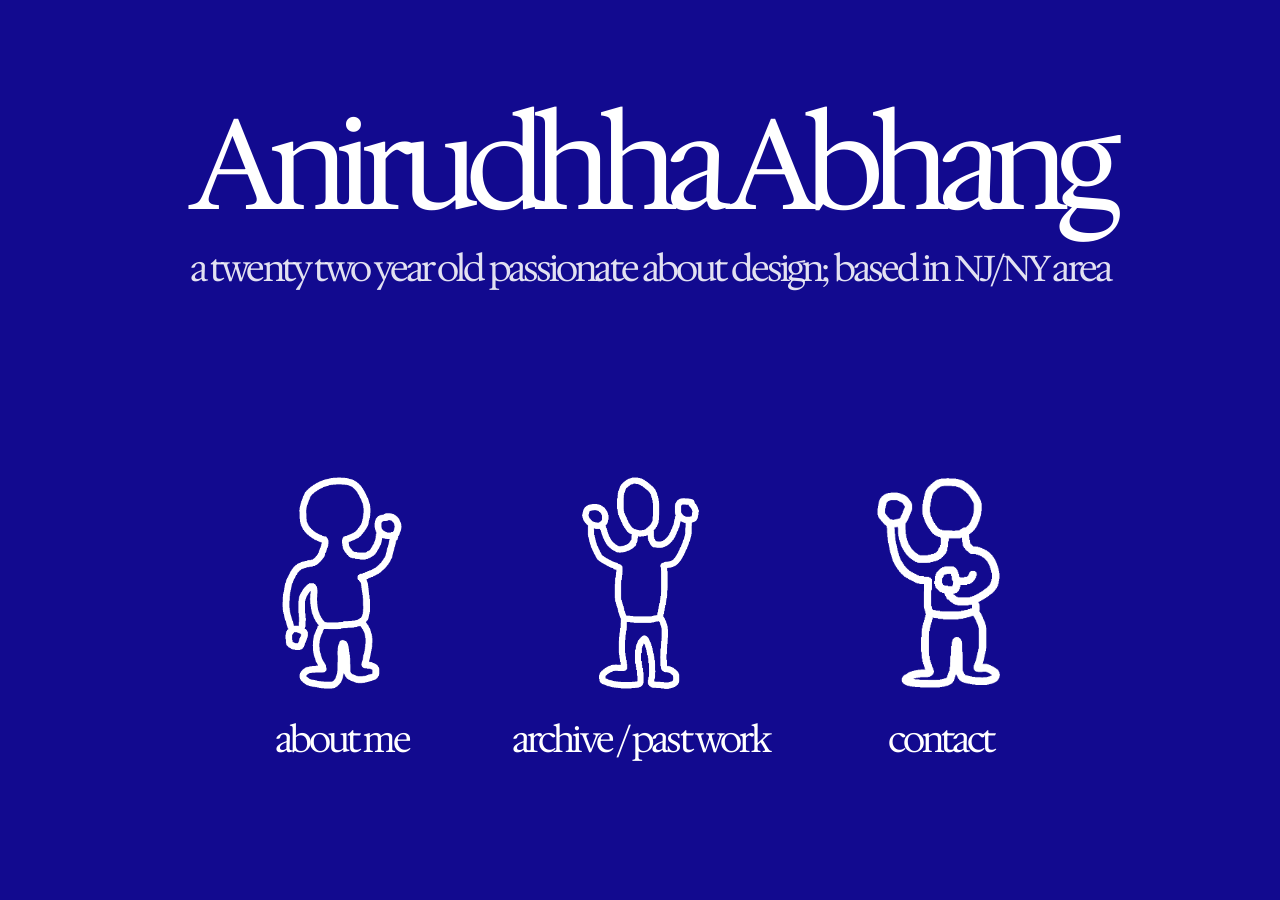
<file: index.html>
<!DOCTYPE html>
<html lang="en">
<head>
<meta charset="UTF-8">
<meta name="viewport" content="width=device-width, initial-scale=1.0">
<title>Anirudhha Abhang</title>
<link rel="stylesheet" href="css/style.css">
</head>
<body>

  <div class="home-hero">
    <h1><span class="tracked">Anirudhha Abhang</span></h1>
    <p>a twenty two year old passionate about design; based in NJ/NY area</p>
  </div>

  <nav class="nav-grid">

    <a class="nav-item" href="about.html">
      <img src="images/about-me-icon.png" alt="about me icon">
      <span>about me</span>
    </a>

    <a class="nav-item" href="works.html">
      <img src="images/archive-icon.png" alt="archive / past work icon">
      <span>archive / past work</span>
    </a>

    <a class="nav-item nav-item--contact" href="contact.html">
      <img src="images/contact-icon.png" alt="contact icon">
      <span>contact</span>
    </a>

  </nav>

</body>
</html>
</file>
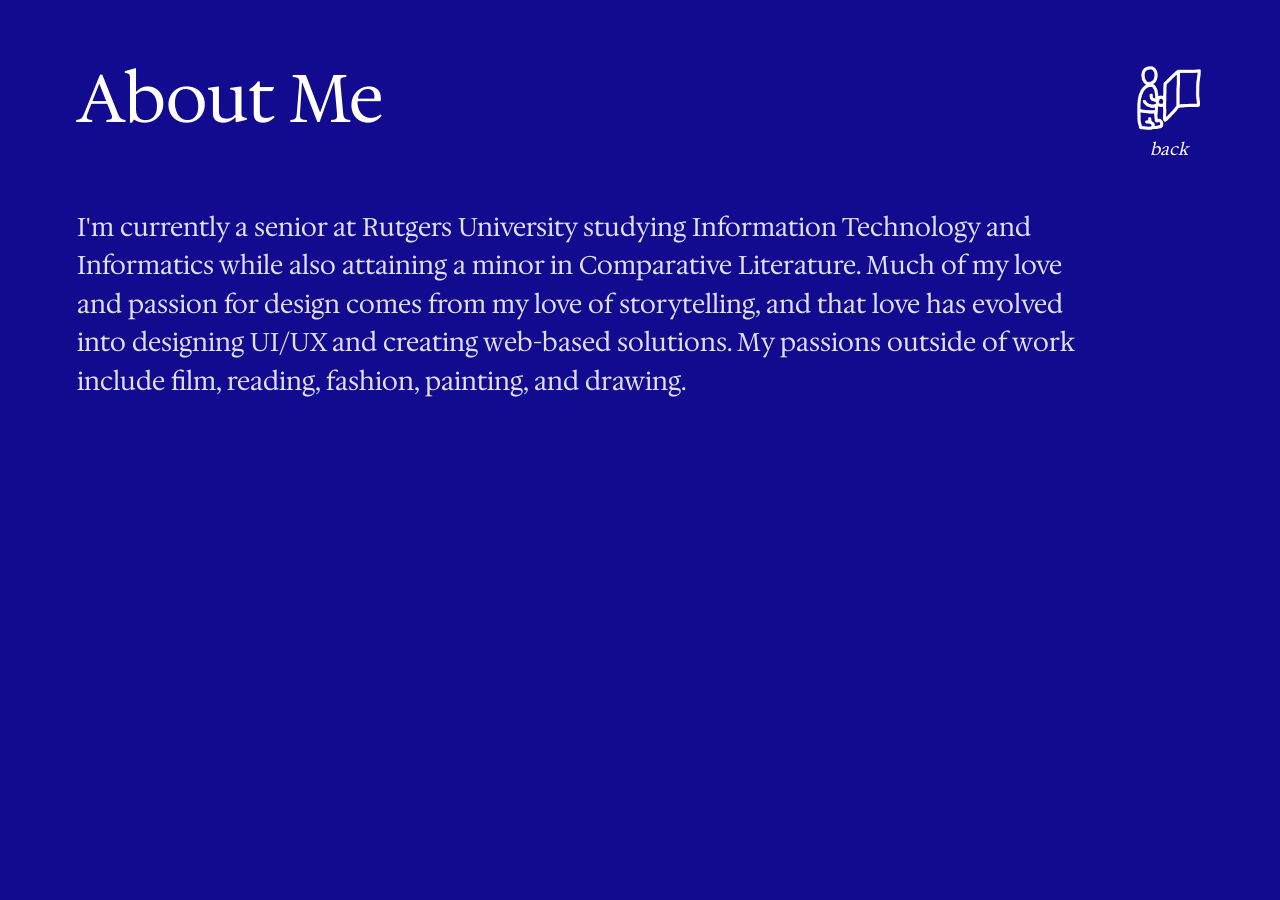
<file: about.html>
<!DOCTYPE html>
<html lang="en">
<head>
<meta charset="UTF-8">
<meta name="viewport" content="width=device-width, initial-scale=1.0">
<title>About Me — Anirudhha Abhang</title>
<link rel="stylesheet" href="css/style.css">
</head>
<body>

  <div class="page-header">
    <h1 class="page-title">About Me</h1>
    <a class="back-link" href="index.html">
      <img src="images/back-icon.png" alt="back icon">
      <span>back</span>
    </a>
  </div>

  <p class="body-copy">
    I'm currently a senior at Rutgers University studying Information Technology and Informatics while also attaining a minor in Comparative Literature. Much of my love and passion for design comes from my love of storytelling, and that love has evolved into designing UI/UX and creating web-based solutions. My passions outside of work include film, reading, fashion, painting, and drawing.
  </p>

  <div class="spacer"></div>

</body>
</html>
</file>
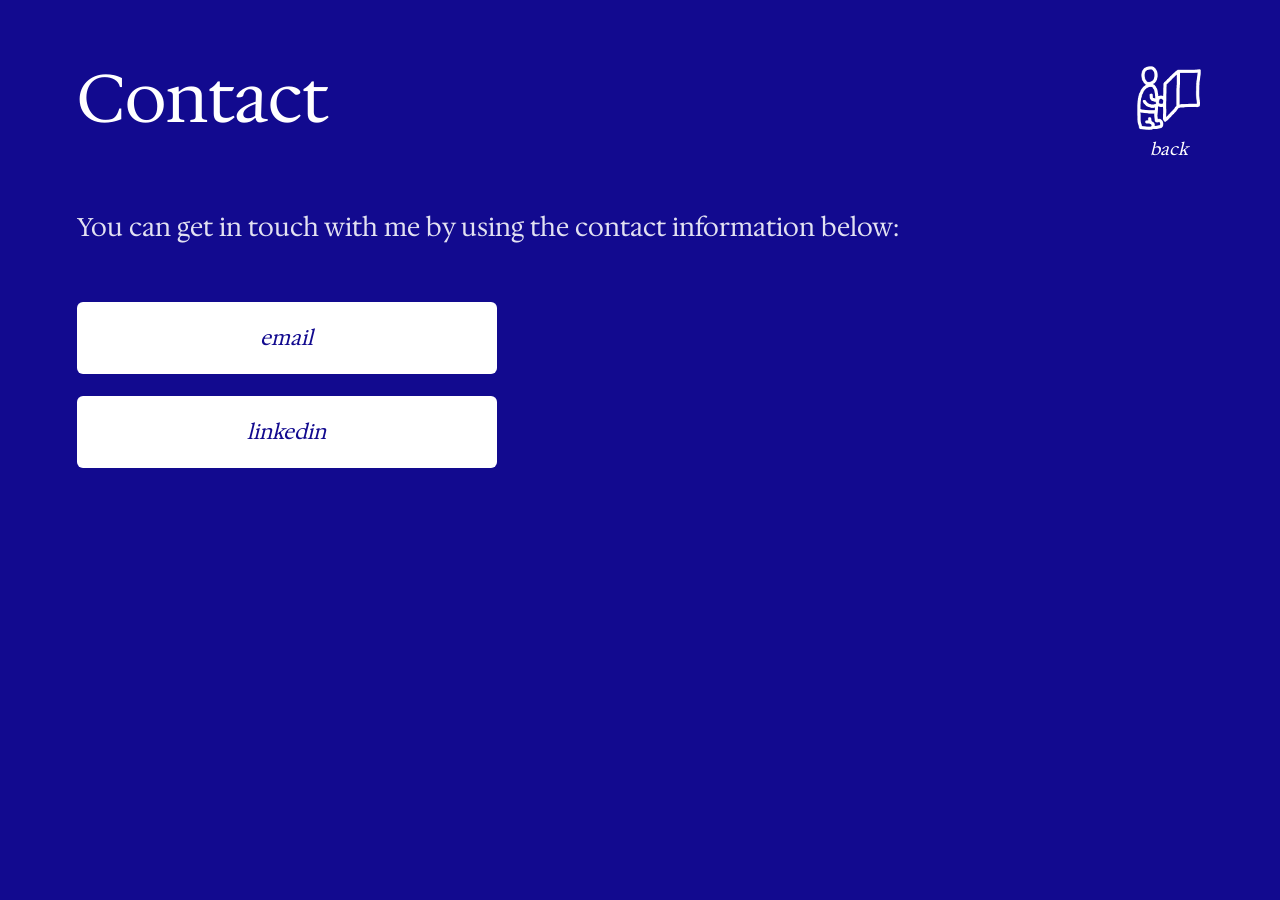
<file: contact.html>
<!DOCTYPE html>
<html lang="en">
<head>
<meta charset="UTF-8">
<meta name="viewport" content="width=device-width, initial-scale=1.0">
<title>Contact — Anirudhha Abhang</title>
<link rel="stylesheet" href="css/style.css">
</head>
<body>

  <div class="page-header">
    <h1 class="page-title">Contact</h1>
    <a class="back-link" href="index.html">
      <img src="images/back-icon.png" alt="back icon">
      <span>back</span>
    </a>
  </div>

  <p class="body-copy">
    You can get in touch with me by using the contact information below:
  </p>

  <div class="contact-buttons">
    <a class="contact-button" href="mailto:anirudhhaabhang@gmail.com">email</a>
    <a class="contact-button" href="https://www.linkedin.com/in/anirudhha-abhang-6a408b327/" target="_blank" rel="noopener">linkedin</a>
  </div>

  <div class="spacer"></div>

</body>
</html>
</file>
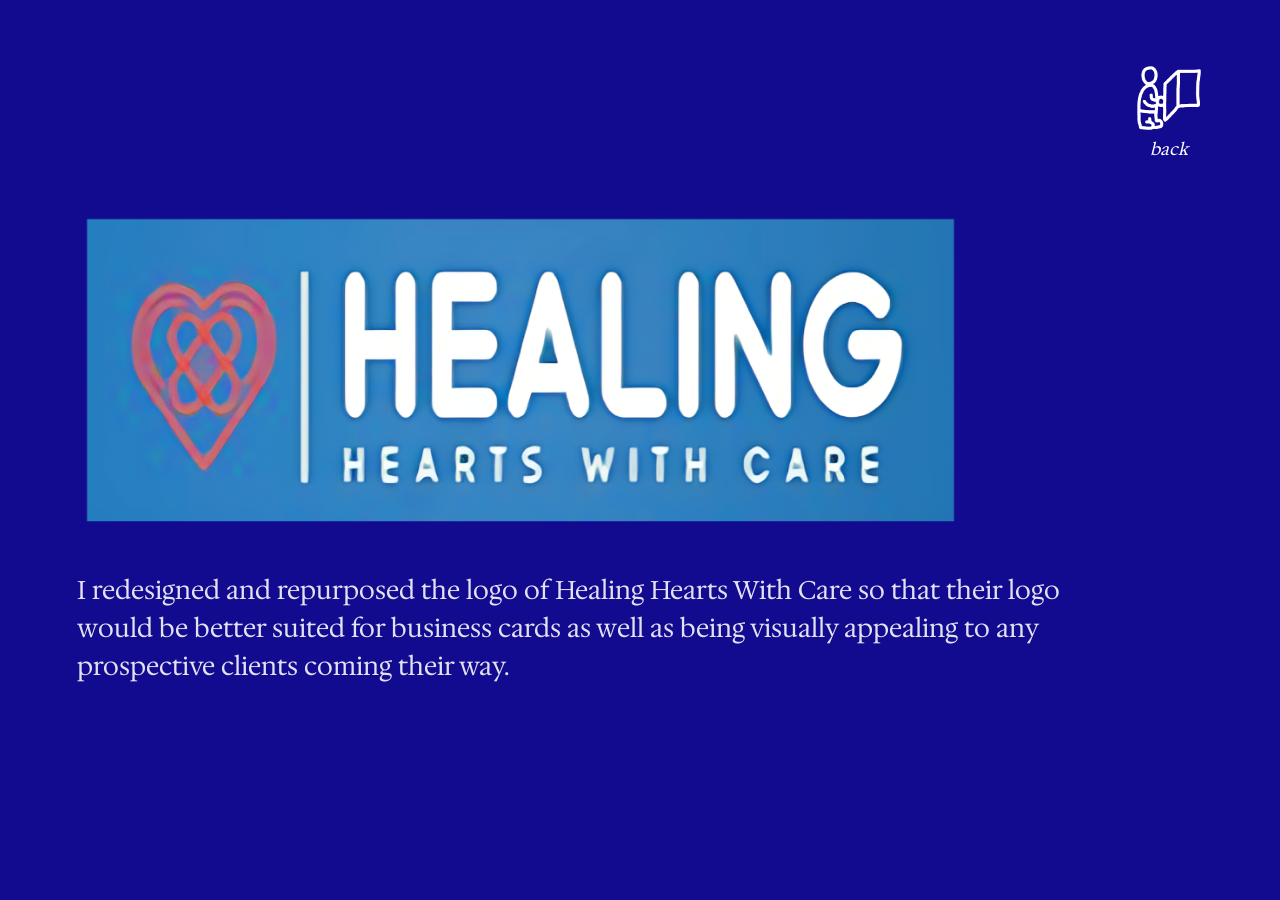
<file: healing-hearts.html>
<!DOCTYPE html>
<html lang="en">
<head>
<meta charset="UTF-8">
<meta name="viewport" content="width=device-width, initial-scale=1.0">
<title>Healing Hearts With Care — Anirudhha Abhang</title>
<link rel="stylesheet" href="css/style.css">
</head>
<body>

  <div class="topbar">
    <a class="back-link" href="works.html">
      <img src="images/back-icon.png" alt="back icon">
      <span>back</span>
    </a>
  </div>

  <img class="project-image" src="images/healing-hearts-logo.png" alt="Healing Hearts With Care logo">

  <p class="body-copy">
    I redesigned and repurposed the logo of Healing Hearts With Care so that their logo would be better suited for business cards as well as being visually appealing to any prospective clients coming their way.
  </p>

  <div class="spacer"></div>

</body>
</html>
</file>
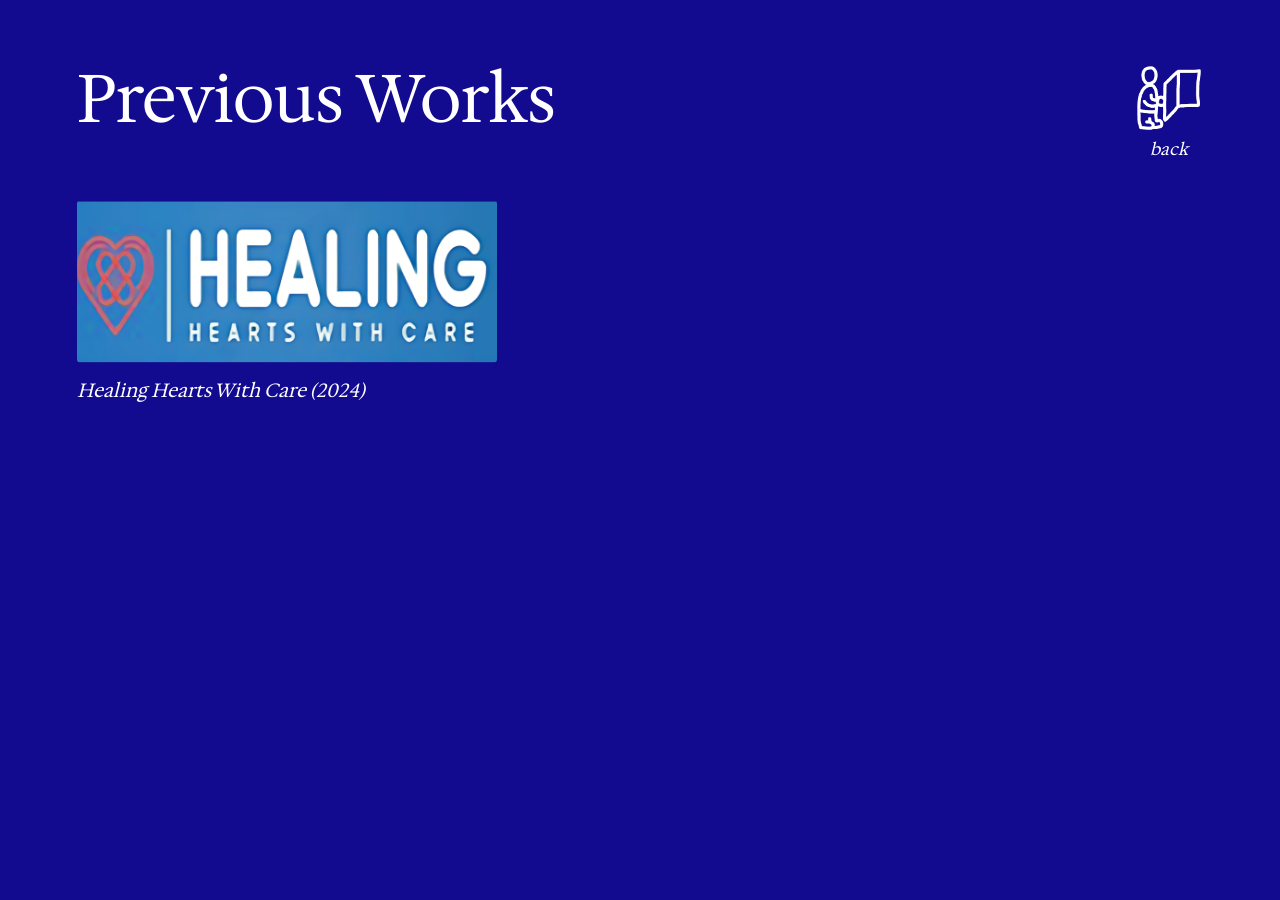
<file: works.html>
<!DOCTYPE html>
<html lang="en">
<head>
<meta charset="UTF-8">
<meta name="viewport" content="width=device-width, initial-scale=1.0">
<title>Previous Works — Anirudhha Abhang</title>
<link rel="stylesheet" href="css/style.css">
</head>
<body>

  <div class="page-header">
    <h1 class="page-title">Previous Works</h1>
    <a class="back-link" href="index.html">
      <img src="images/back-icon.png" alt="back icon">
      <span>back</span>
    </a>
  </div>

  <div class="works-grid">
    <a class="work-card" href="healing-hearts.html">
      <img class="work-thumb" src="images/healing-hearts-logo.png" alt="Healing Hearts With Care logo">
      <p class="work-caption">Healing Hearts With Care (2024)</p>
    </a>
  </div>

  <div class="spacer"></div>

</body>
</html>
</file>
<file: css/style.css>
@font-face {
  font-family: 'Hedvig Letters Serif';
  src: url('../fonts/Hedvig_Letters_Serif/HedvigLettersSerif-Regular-VariableFont_opsz.ttf') format('truetype');
  font-weight: 400 900;
  font-style: normal;
}

:root {
  --navy: #120A8F;
  --white: #FFFFFF;
  --white-soft: rgba(255, 255, 255, 0.88);
  --gap: clamp(24px, 5vw, 64px);
}

* {
  box-sizing: border-box;
}

html, body {
  margin: 0;
  padding: 0;
  background: var(--navy);
  color: var(--white);
  font-family: 'Hedvig Letters Serif', serif;
  min-height: 100vh;
}

body {
  display: flex;
  flex-direction: column;
  padding: clamp(28px, 5vw, 72px) clamp(24px, 6vw, 96px);
}

a {
  color: inherit;
  text-decoration: none;
}

/* ---------- Top bar (back navigation) ---------- */
.topbar {
  display: flex;
  justify-content: flex-end;
  align-items: flex-start;
  margin-bottom: clamp(24px, 4vw, 48px);
}

.back-link {
  display: flex;
  flex-direction: column;
  align-items: center;
  gap: 6px;
  cursor: pointer;
  transition: opacity 0.15s ease;
}

.back-link:hover {
  opacity: 0.72;
}

.back-link img {
  height: 68px;
  width: auto;
  display: block;
}

.back-link span {
  font-family: 'Hedvig Letters Serif', serif;
  font-size: 1.05rem;
  font-style: italic;
}

/* ---------- Page header ---------- */
.page-header {
  display: flex;
  justify-content: space-between;
  align-items: flex-start;
  gap: 24px;
}

.page-title {
  font-family: 'Hedvig Letters Serif', serif;
  font-weight: 600;
  font-size: clamp(2.4rem, 6vw, 4.2rem);
  margin: 0;
  line-height: 1.05;
}

/* ---------- Home page ---------- */
.home-hero {
  text-align: center;
  max-width: 900px;
  margin: 4vh auto 0;
}

.home-hero h1 {
  font-family: 'Hedvig Letters Serif', serif;
  font-weight: 600;
  font-size: clamp(2.5rem, 10vw, 8.5rem);
  line-height: 1;
  letter-spacing: -0.1em;
  white-space: nowrap;
  margin: 0 0 18px;
}

.home-hero h1 .tracked {
  display: inline-block;
  margin-right: -0.1em;
}

.home-hero p {
  font-family: 'Hedvig Letters Serif', serif;
  font-size: clamp(0.75rem, 3vw, 2.25rem);
  line-height: 1.3;
  letter-spacing: -0.08em;
  white-space: nowrap;
  margin: 0;
  color: var(--white-soft);
}

.nav-grid {
  display: flex;
  justify-content: center;
  align-items: flex-end;
  flex-wrap: wrap;
  gap: clamp(40px, 8vw, 120px);
  margin: auto 0 8vh;
  padding-top: 8vh;
}

.nav-item {
  display: flex;
  flex-direction: column;
  align-items: center;
  gap: 22px;
  cursor: pointer;
  transition: transform 0.18s ease, opacity 0.18s ease;
}

.nav-item:hover {
  transform: translateY(-6px);
  opacity: 0.85;
}

.nav-item img {
  height: 220px;
  width: auto;
  display: block;
}

.nav-item span {
  font-family: 'Hedvig Letters Serif', serif;
  font-size: clamp(1.25rem, 3vw, 2.25rem);
  letter-spacing: -0.08em;
  white-space: nowrap;
}

.nav-item--contact span {
  position: relative;
  left: 2px;
}

/* ---------- Body copy ---------- */
.body-copy {
  font-family: 'Hedvig Letters Serif', serif;
  font-size: clamp(1.15rem, 2.2vw, 1.6rem);
  line-height: 1.5;
  max-width: 68ch;
  margin: clamp(28px, 5vw, 48px) 0 0;
  color: var(--white-soft);
}

/* ---------- Contact buttons ---------- */
.contact-buttons {
  display: flex;
  flex-direction: column;
  gap: 22px;
  max-width: 420px;
  margin-top: clamp(36px, 6vw, 56px);
}

.contact-button {
  background: var(--white);
  color: var(--navy);
  font-family: 'Hedvig Letters Serif', serif;
  font-style: italic;
  font-size: 1.3rem;
  text-align: center;
  padding: 22px 24px;
  border-radius: 6px;
  cursor: pointer;
  transition: transform 0.15s ease, box-shadow 0.15s ease;
}

.contact-button:hover {
  transform: translateY(-2px);
  box-shadow: 0 10px 24px rgba(0, 0, 0, 0.25);
}

/* ---------- Previous works ---------- */
.works-grid {
  margin-top: clamp(24px, 5vw, 40px);
  display: flex;
  flex-wrap: wrap;
  gap: clamp(28px, 5vw, 48px);
}

.work-card {
  display: block;
  width: min(420px, 100%);
  cursor: pointer;
  transition: transform 0.18s ease, opacity 0.18s ease;
}

.work-card:hover {
  transform: translateY(-4px);
  opacity: 0.9;
}

.work-thumb {
  width: 100%;
  aspect-ratio: 16 / 6.2;
  object-fit: cover;
  border-radius: 4px;
  display: block;
}

.work-caption {
  font-family: 'Hedvig Letters Serif', serif;
  font-style: italic;
  font-size: 1.2rem;
  margin-top: 14px;
}

/* ---------- Project page ---------- */
.project-image {
  width: 100%;
  max-width: 900px;
  border-radius: 4px;
  display: block;
  margin-top: 8px;
}

/* ---------- Footer spacer ---------- */
.spacer {
  flex: 1;
}

@media (max-width: 640px) {
  .page-header {
    flex-direction: column;
    gap: 18px;
  }
  .topbar {
    justify-content: flex-start;
  }
  .nav-grid {
    gap: 36px;
  }
}
</file>
